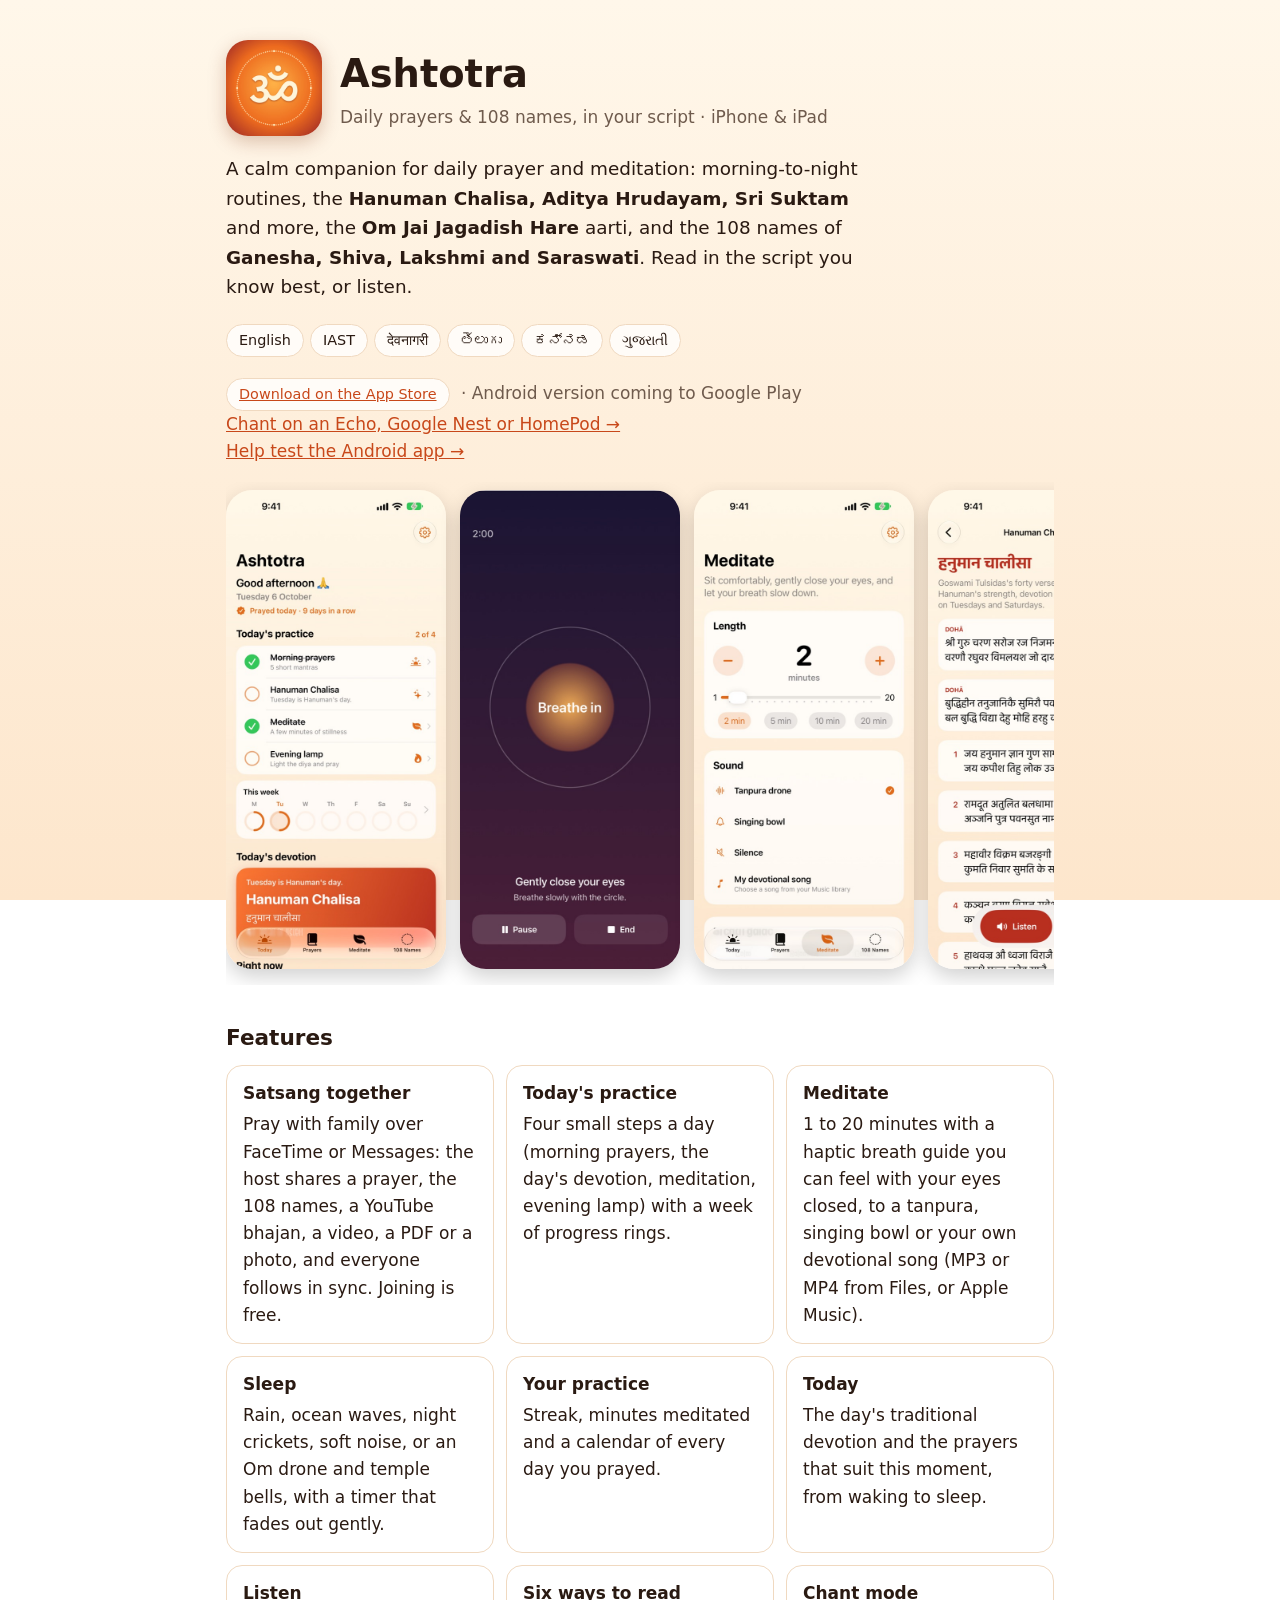
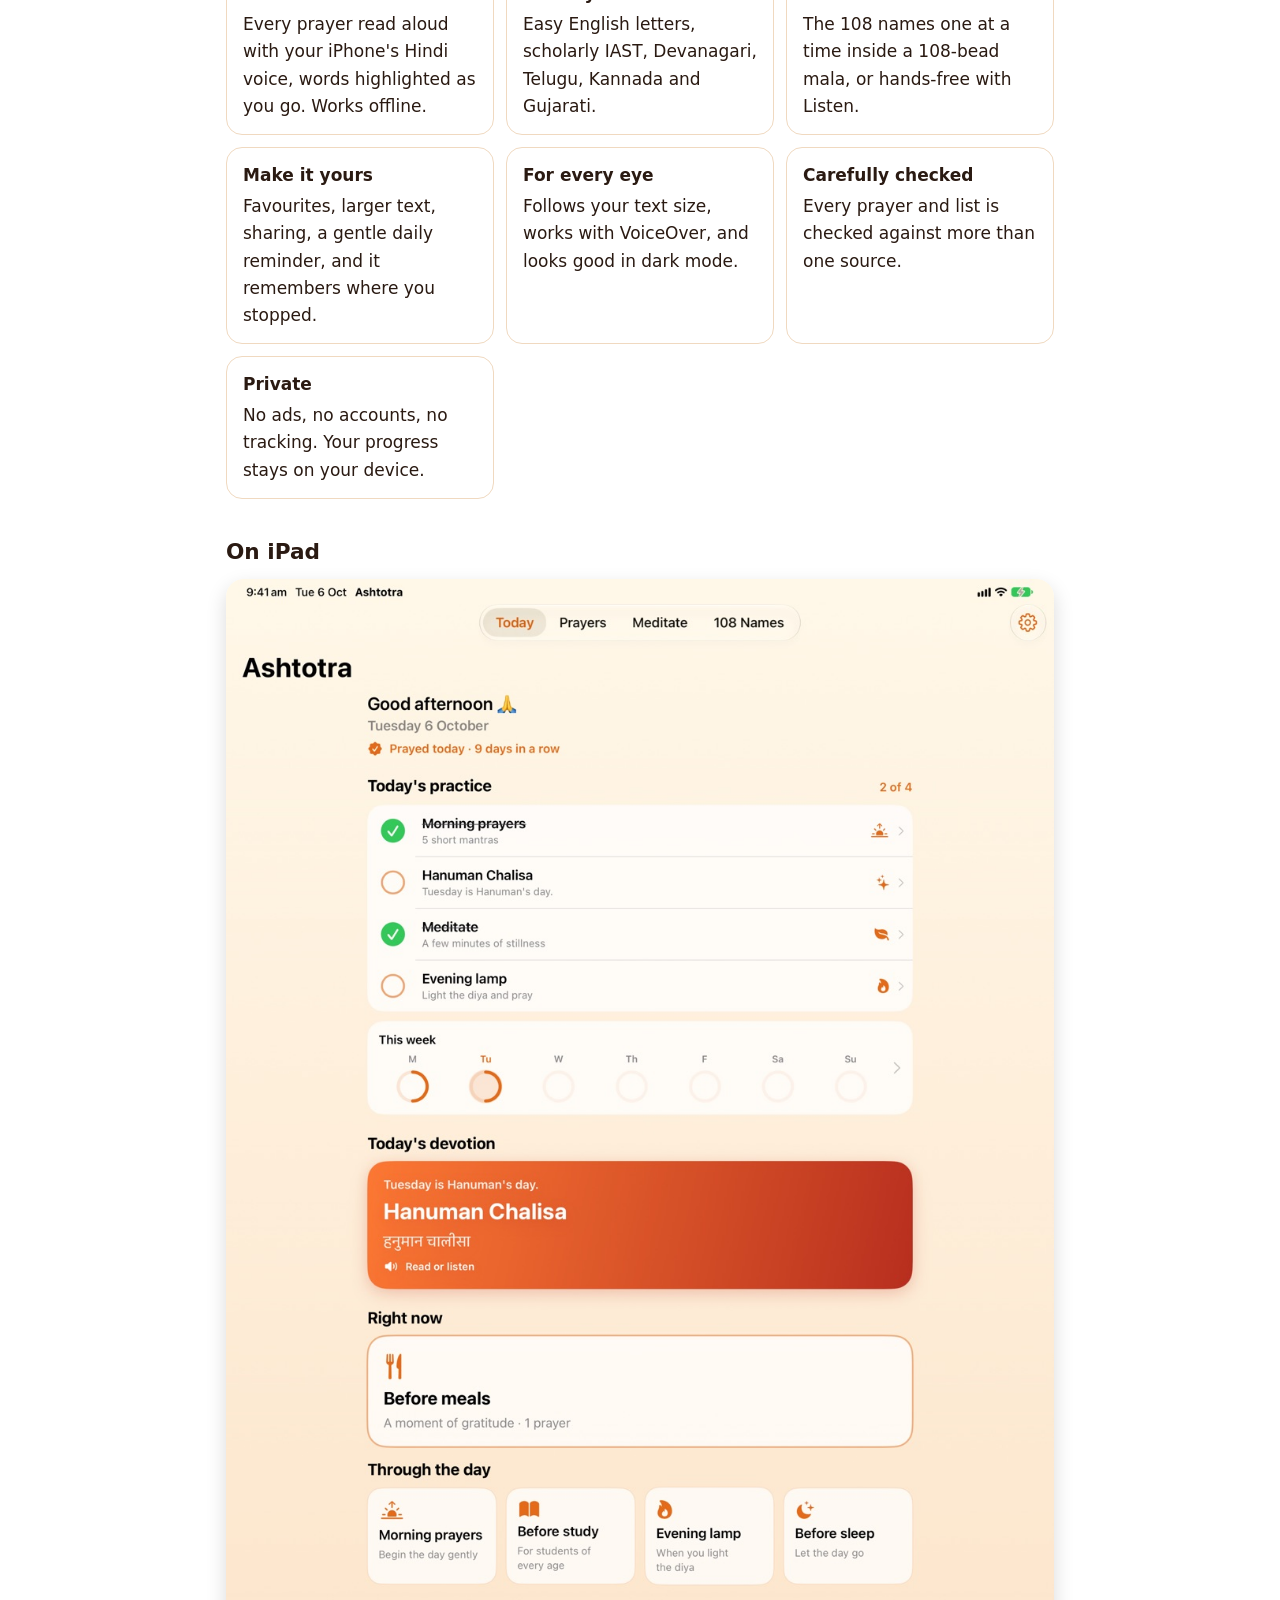
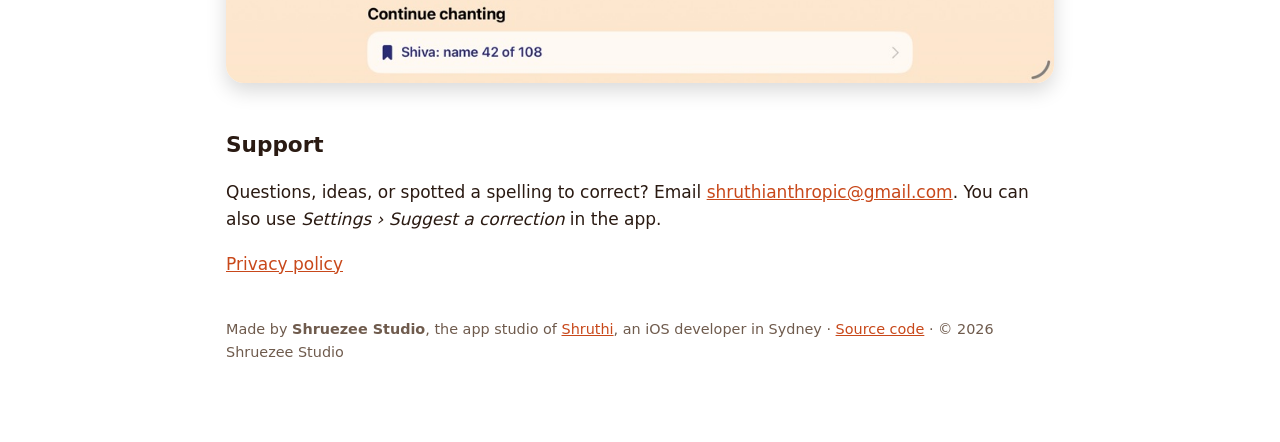
<file: index.html>
<!doctype html>
<html lang="en">
<head>
<meta charset="utf-8">
<meta name="viewport" content="width=device-width, initial-scale=1">
<title>Ashtotra – Daily Prayer &amp; Meditation</title>
<meta name="description" content="Ashtotra: daily Hindu prayers, Hanuman Chalisa, Aditya Hrudayam, aarti and the 108 names, in six scripts and read aloud. No ads, no tracking.">
<link rel="stylesheet" href="style.css">
</head>
<body>
<main>
  <div class="hero">
    <img src="images/app-icon.jpg" alt="Ashtotra app icon: a golden Om inside a ring of 108 beads">
    <div>
      <h1>Ashtotra</h1>
      <div class="sub">Daily prayers &amp; 108 names, in your script · iPhone &amp; iPad</div>
    </div>
  </div>
  <p class="lead">A calm companion for daily prayer and meditation: morning-to-night routines, the
  <b>Hanuman Chalisa, Aditya Hrudayam, Sri Suktam</b> and more, the <b>Om Jai Jagadish Hare</b> aarti, and the
  108 names of <b>Ganesha, Shiva, Lakshmi and Saraswati</b>. Read in the script you know best, or listen.</p>
  <span class="pill">English</span><span class="pill">IAST</span><span class="pill">देवनागरी</span><span class="pill">తెలుగు</span><span class="pill">ಕನ್ನಡ</span><span class="pill">ગુજરાતી</span>
  <p><a class="pill" href="https://apps.apple.com/au/app/ashtotra-daily-prayers/id1474584223"> Download on the App Store</a> <span class="soft">· Android version coming to Google Play</span><br><a href="home-speakers.html">Chant on an Echo, Google Nest or HomePod →</a><br><a href="testers.html">Help test the Android app →</a></p>

  <div class="shots">
    <img src="images/01-today.jpg" alt="Today: daily practice checklist and week of progress rings">
    <img src="images/02-meditation.jpg" alt="Meditation: gently close your eyes and breathe with the circle">
    <img src="images/03-meditate.jpg" alt="Choose 1 to 20 minutes, a sound and a breathing rhythm">
    <img src="images/04-hanuman-chalisa.jpg" alt="Hanuman Chalisa in Devanagari with a Listen button">
    <img src="images/05-your-practice.jpg" alt="Your practice: streak, minutes meditated and calendar">
    <img src="images/06-morning-prayers.jpg" alt="Morning prayers with meanings">
    <img src="images/07-chant-telugu.jpg" alt="Chant mode in Telugu with a ring of 108 beads">
  </div>

  <h2>Features</h2>
  <div class="grid">
    <div class="card"><b>Satsang together</b>Pray with family over FaceTime or Messages: the host shares a prayer, the 108 names, a YouTube bhajan, a video, a PDF or a photo, and everyone follows in sync. Joining is free.</div>
    <div class="card"><b>Today's practice</b>Four small steps a day (morning prayers, the day's devotion, meditation, evening lamp) with a week of progress rings.</div>
    <div class="card"><b>Meditate</b>1 to 20 minutes with a haptic breath guide you can feel with your eyes closed, to a tanpura, singing bowl or your own devotional song (MP3 or MP4 from Files, or Apple Music).</div>
    <div class="card"><b>Sleep</b>Rain, ocean waves, night crickets, soft noise, or an Om drone and temple bells, with a timer that fades out gently.</div>
    <div class="card"><b>Your practice</b>Streak, minutes meditated and a calendar of every day you prayed.</div>
    <div class="card"><b>Today</b>The day's traditional devotion and the prayers that suit this moment, from waking to sleep.</div>
    <div class="card"><b>Listen</b>Every prayer read aloud with your iPhone's Hindi voice, words highlighted as you go. Works offline.</div>
    <div class="card"><b>Six ways to read</b>Easy English letters, scholarly IAST, Devanagari, Telugu, Kannada and Gujarati.</div>
    <div class="card"><b>Chant mode</b>The 108 names one at a time inside a 108-bead mala, or hands-free with Listen.</div>
    <div class="card"><b>Make it yours</b>Favourites, larger text, sharing, a gentle daily reminder, and it remembers where you stopped.</div>
    <div class="card"><b>For every eye</b>Follows your text size, works with VoiceOver, and looks good in dark mode.</div>
    <div class="card"><b>Carefully checked</b>Every prayer and list is checked against more than one source.</div>
    <div class="card"><b>Private</b>No ads, no accounts, no tracking. Your progress stays on your device.</div>
  </div>

  <h2>On iPad</h2>
  <img class="wide" src="images/ipad-reader.jpg" alt="Today on iPad">

  <h2>Support</h2>
  <p>Questions, ideas, or spotted a spelling to correct? Email
  <a href="mailto:shruthianthropic@gmail.com?subject=Ashtotra">shruthianthropic@gmail.com</a>.
  You can also use <i>Settings › Suggest a correction</i> in the app.</p>
  <p><a href="privacy.html">Privacy policy</a></p>

  <p class="foot">Made by <b>Shruezee Studio</b>, the app studio of <a href="https://shruezee.github.io">Shruthi</a>, an iOS developer in Sydney ·
  <a href="https://github.com/shruezee/Ashtotra-App">Source code</a> · © 2026 Shruezee Studio</p>
</main>
</body>
</html>
</file>
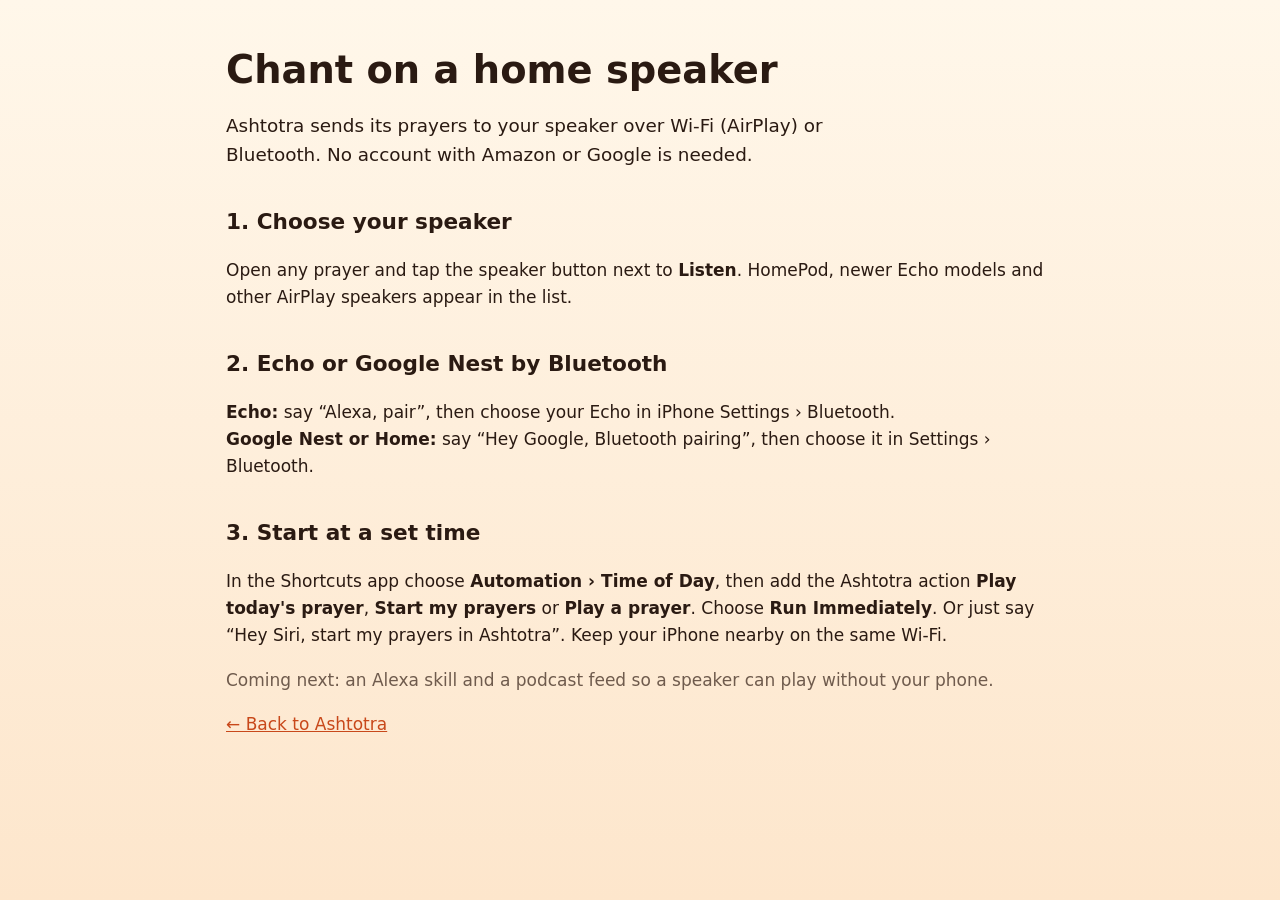
<file: home-speakers.html>
<!doctype html>
<html lang="en">
<head>
<meta charset="utf-8">
<meta name="viewport" content="width=device-width, initial-scale=1">
<title>Ashtotra on a home speaker – Echo, Google Nest, HomePod</title>
<meta name="description" content="Play Ashtotra prayers and chants on an Echo, Google Nest, HomePod or any Bluetooth speaker, and start them automatically at a set time.">
<link rel="stylesheet" href="style.css">
</head>
<body>
<main>
  <h1>Chant on a home speaker</h1>
  <p class="lead">Ashtotra sends its prayers to your speaker over Wi-Fi (AirPlay) or Bluetooth. No account with Amazon or Google is needed.</p>
  <h2>1. Choose your speaker</h2>
  <p>Open any prayer and tap the speaker button next to <b>Listen</b>. HomePod, newer Echo models and other AirPlay speakers appear in the list.</p>
  <h2>2. Echo or Google Nest by Bluetooth</h2>
  <p><b>Echo:</b> say “Alexa, pair”, then choose your Echo in iPhone Settings › Bluetooth.<br>
  <b>Google Nest or Home:</b> say “Hey Google, Bluetooth pairing”, then choose it in Settings › Bluetooth.</p>
  <h2>3. Start at a set time</h2>
  <p>In the Shortcuts app choose <b>Automation › Time of Day</b>, then add the Ashtotra action <b>Play today's prayer</b>, <b>Start my prayers</b> or <b>Play a prayer</b>. Choose <b>Run Immediately</b>. Or just say “Hey Siri, start my prayers in Ashtotra”. Keep your iPhone nearby on the same Wi-Fi.</p>
  <p class="soft">Coming next: an Alexa skill and a podcast feed so a speaker can play without your phone.</p>
  <p><a href="index.html">← Back to Ashtotra</a></p>
</main>
</body>
</html>
</file>
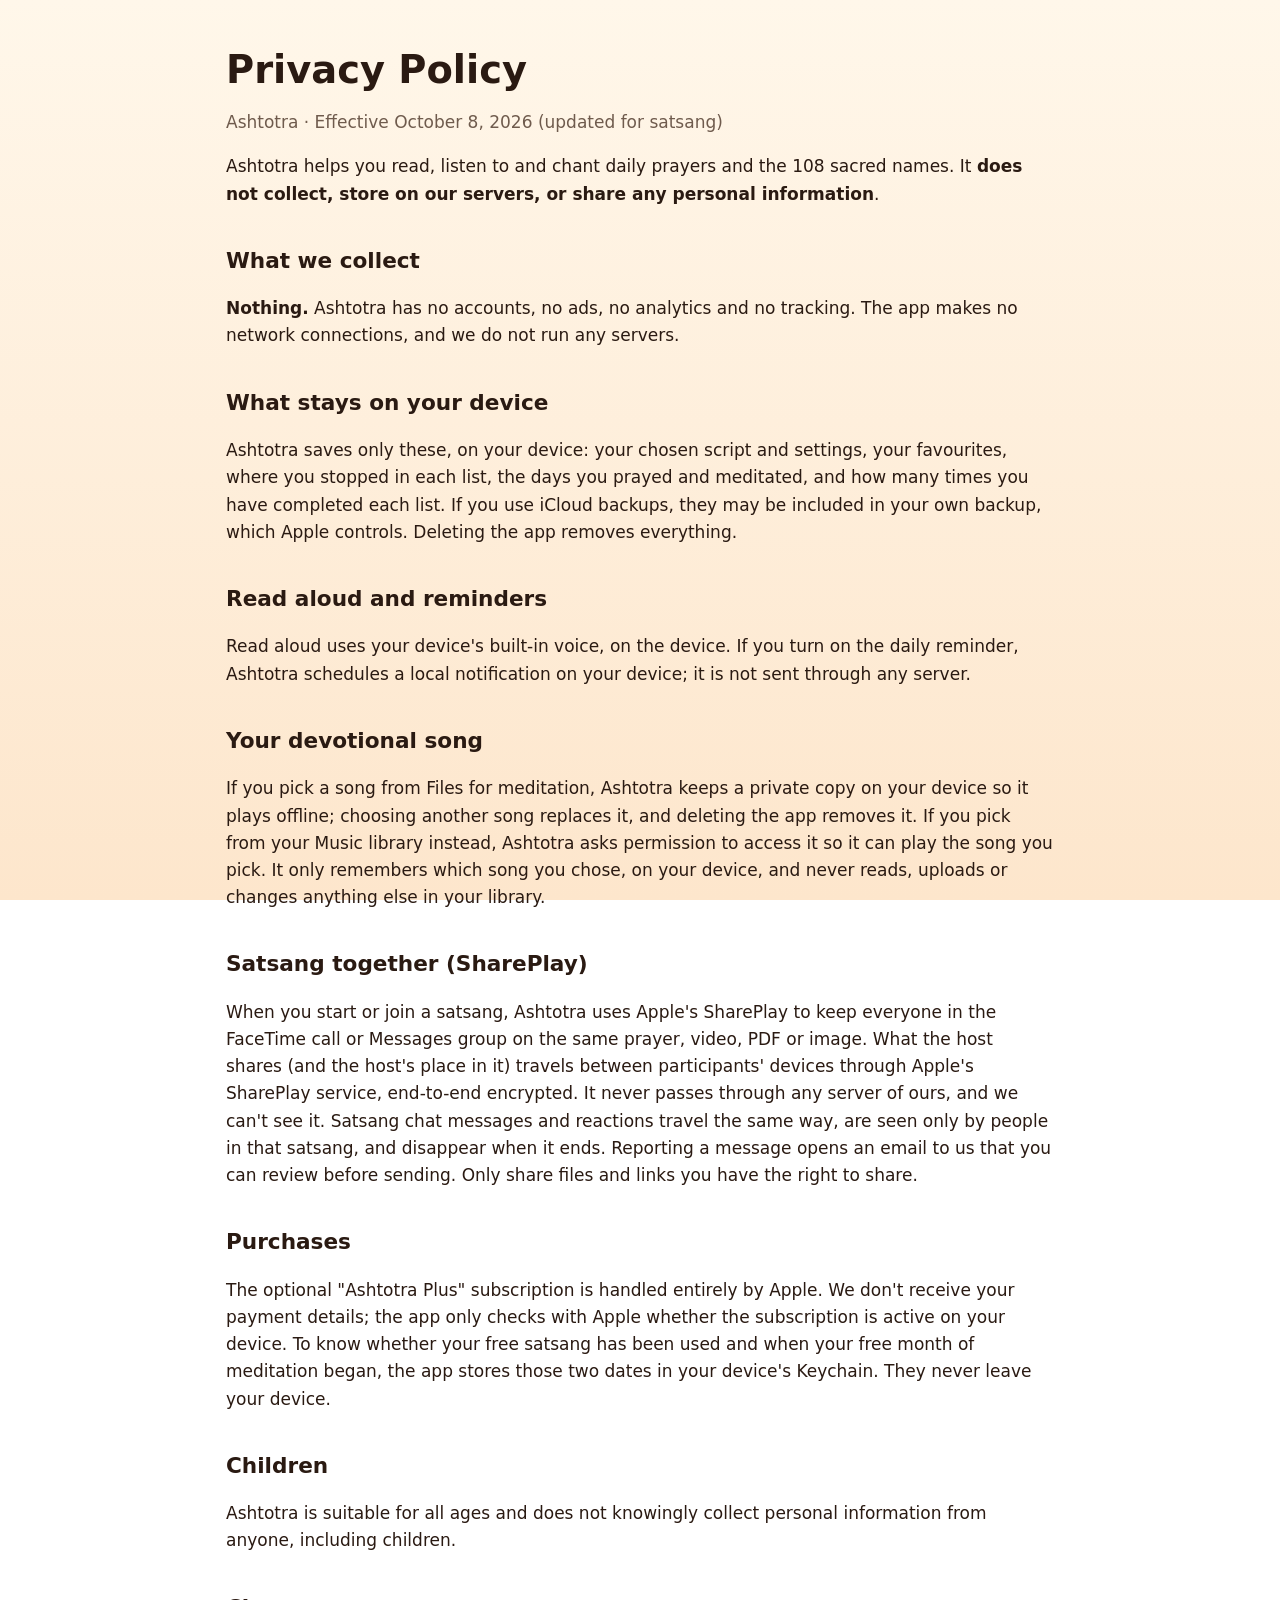
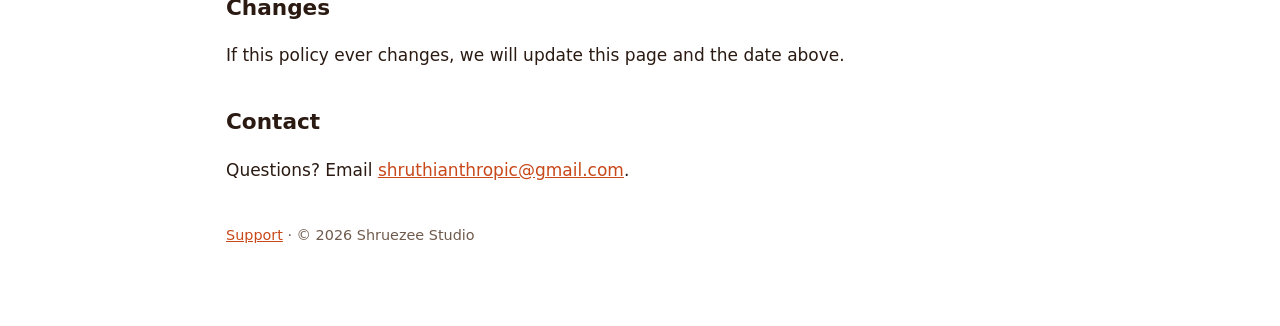
<file: privacy.html>
<!doctype html>
<html lang="en">
<head>
<meta charset="utf-8">
<meta name="viewport" content="width=device-width, initial-scale=1">
<title>Ashtotra – Privacy Policy</title>
<link rel="stylesheet" href="style.css">
</head>
<body>
<main>
  <h1>Privacy Policy</h1>
  <p class="sub">Ashtotra · Effective October 8, 2026 (updated for satsang)</p>

  <p>Ashtotra helps you read, listen to and chant daily prayers and the 108 sacred names. It <strong>does not collect, store
  on our servers, or share any personal information</strong>.</p>

  <h2>What we collect</h2>
  <p><strong>Nothing.</strong> Ashtotra has no accounts, no ads, no analytics and no tracking.
  The app makes no network connections, and we do not run any servers.</p>

  <h2>What stays on your device</h2>
  <p>Ashtotra saves only these, on your device: your chosen script and settings, your favourites, where you
  stopped in each list, the days you prayed and meditated, and how many times you have completed each list. If you use iCloud
  backups, they may be included in your own backup, which Apple controls. Deleting the app
  removes everything.</p>

  <h2>Read aloud and reminders</h2>
  <p>Read aloud uses your device's built-in voice, on the device. If you turn on the daily
  reminder, Ashtotra schedules a local notification on your device; it is not sent through
  any server.</p>

  <h2>Your devotional song</h2>
  <p>If you pick a song from Files for meditation, Ashtotra keeps a private copy on your device so it
  plays offline; choosing another song replaces it, and deleting the app removes it. If you pick from
  your Music library instead, Ashtotra asks permission to access it so it can play the song you pick. It only remembers which song you chose, on
  your device, and never reads, uploads or changes anything else in your library.</p>

  <h2>Satsang together (SharePlay)</h2>
  <p>When you start or join a satsang, Ashtotra uses Apple's SharePlay to keep everyone in the
  FaceTime call or Messages group on the same prayer, video, PDF or image. What the host shares
  (and the host's place in it) travels between participants' devices through Apple's SharePlay
  service, end-to-end encrypted. It never passes through any server of ours, and we can't see it.
  Satsang chat messages and reactions travel the same way, are seen only by people in that satsang, and disappear when it ends. Reporting a message opens an email to us that you can review before sending. Only share files and links you have the right to share.</p>

  <h2>Purchases</h2>
  <p>The optional "Ashtotra Plus" subscription is handled entirely by Apple. We don't receive your
  payment details; the app only checks with Apple whether the subscription is active on your device.
  To know whether your free satsang has been used and when your free month of meditation began, the app
  stores those two dates in your device's Keychain. They never leave your device.</p>

  <h2>Children</h2>
  <p>Ashtotra is suitable for all ages and does not knowingly collect personal information from
  anyone, including children.</p>

  <h2>Changes</h2>
  <p>If this policy ever changes, we will update this page and the date above.</p>

  <h2>Contact</h2>
  <p>Questions? Email <a href="mailto:shruthianthropic@gmail.com">shruthianthropic@gmail.com</a>.</p>

  <p class="foot"><a href="index.html">Support</a> · © 2026 Shruezee Studio</p>
</main>
</body>
</html>
</file>
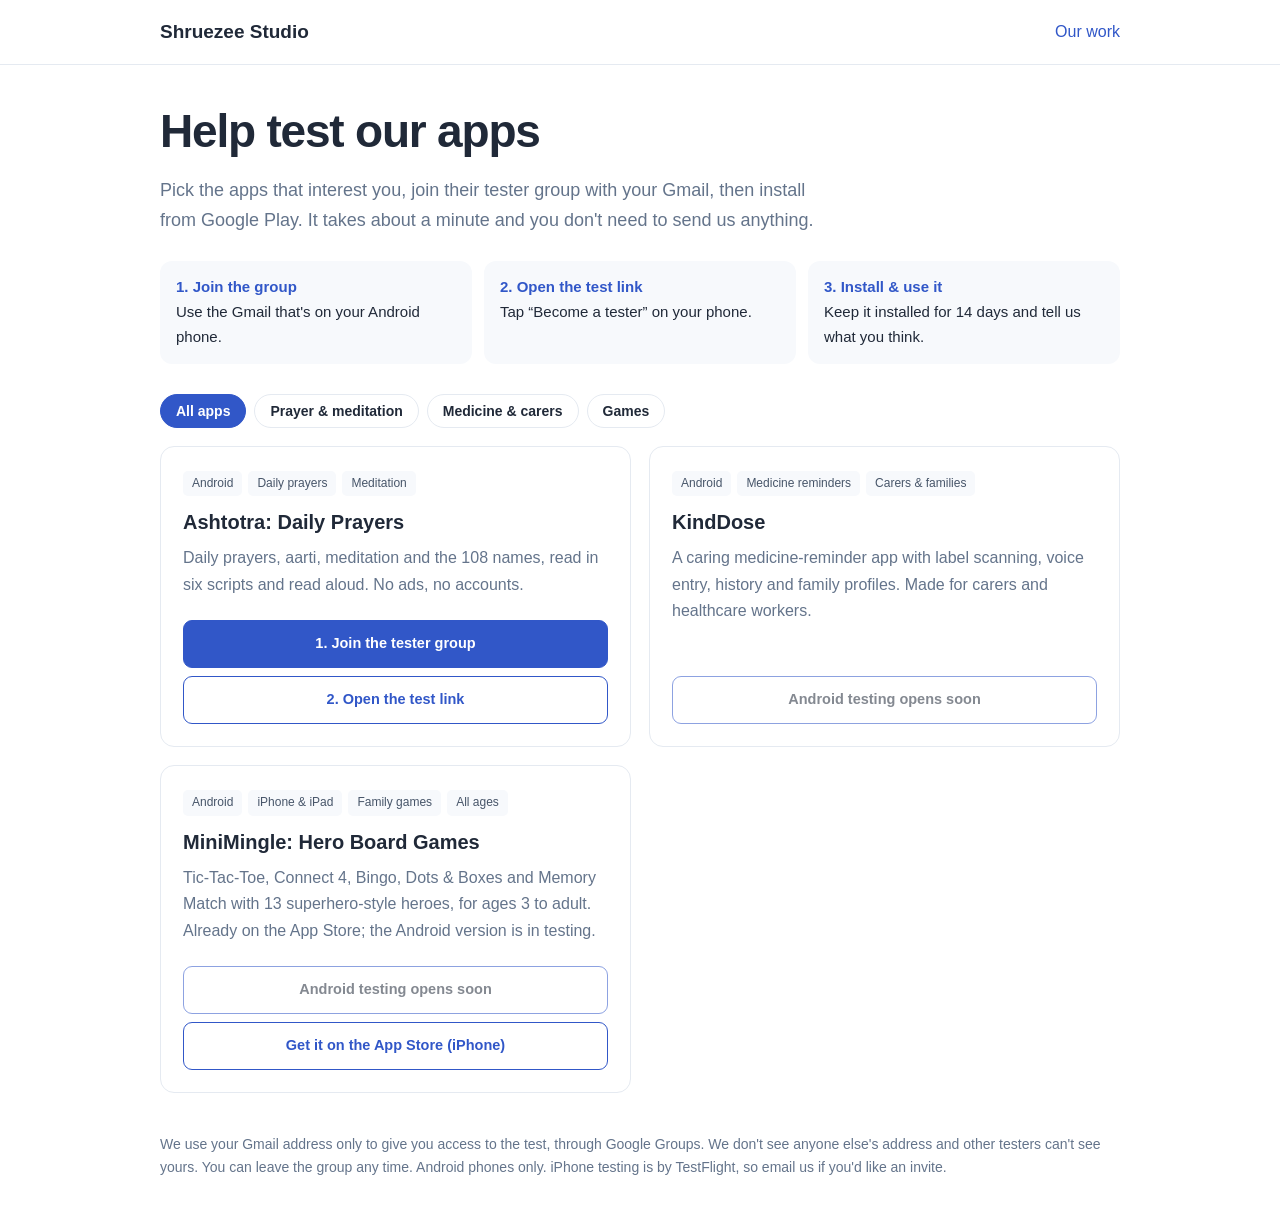
<file: test.html>
<!DOCTYPE html>
<html lang="en">
<head>
  <meta charset="UTF-8">
  <meta name="viewport" content="width=device-width, initial-scale=1.0">
  <meta name="description" content="Help test new apps from Shruezee Studio. Pick the apps you care about, join the tester group with your Gmail and install from Google Play.">
  <title>Test our apps | Shruezee Studio</title>
  <style>
    :root { --ink:#202938; --muted:#64748b; --accent:#3157c8; --line:#e5eaf1; --surface:#f7f9fc; }
    * { box-sizing: border-box; }
    body { margin:0; font-family:-apple-system,BlinkMacSystemFont,"Segoe UI",Roboto,sans-serif; color:var(--ink); background:#fff; line-height:1.65; }
    a { color:var(--accent); text-decoration:none; }
    a:hover { text-decoration:underline; }
    .container { width:min(960px,90%); margin:auto; }
    header { border-bottom:1px solid var(--line); }
    nav { min-height:64px; display:flex; justify-content:space-between; align-items:center; }
    .brand { font-size:19px; font-weight:750; color:var(--ink); }
    h1 { font-size:clamp(30px,5vw,46px); line-height:1.15; letter-spacing:-1.2px; margin:40px 0 10px; }
    .intro { color:var(--muted); font-size:18px; max-width:680px; }
    .steps { display:grid; grid-template-columns:repeat(3,1fr); gap:12px; margin:26px 0 8px; }
    .step { background:var(--surface); border-radius:12px; padding:14px 16px; font-size:15px; }
    .step b { display:block; color:var(--accent); }
    .chips { display:flex; flex-wrap:wrap; gap:8px; margin:30px 0 8px; }
    .chip { border:1px solid var(--line); background:#fff; color:var(--ink); padding:8px 15px; border-radius:999px; font-size:14px; font-weight:600; cursor:pointer; }
    .chip[aria-pressed="true"] { background:var(--accent); border-color:var(--accent); color:#fff; }
    .grid { display:grid; grid-template-columns:repeat(2,minmax(0,1fr)); gap:18px; margin:18px 0 40px; }
    .card { padding:22px; border:1px solid var(--line); border-radius:14px; background:#fff; display:flex; flex-direction:column; }
    .card h3 { margin:6px 0 6px; font-size:20px; }
    .card p { color:var(--muted); margin:0 0 14px; flex:1; }
    .tag { display:inline-block; padding:3px 9px; margin:0 6px 4px 0; border-radius:5px; background:var(--surface); color:#475569; font-size:12px; }
    .btn { display:block; text-align:center; padding:11px 16px; border-radius:9px; font-weight:650; font-size:14.5px; margin-top:8px; border:1px solid var(--accent); }
    .btn.primary { background:var(--accent); color:#fff; }
    .btn.off { opacity:.55; pointer-events:none; }
    .hide { display:none !important; }
    .note { color:var(--muted); font-size:14px; margin-bottom:50px; }
    @media (max-width:700px) { .grid, .steps { grid-template-columns:1fr; } }
  </style>
</head>
<body>
  <header><nav class="container"><a class="brand" href="index.html">Shruezee Studio</a><a href="index.html#work">Our work</a></nav></header>
  <main class="container">
    <h1>Help test our apps</h1>
    <p class="intro">Pick the apps that interest you, join their tester group with your Gmail, then install from Google Play. It takes about a minute and you don't need to send us anything.</p>

    <div class="steps">
      <div class="step"><b>1. Join the group</b>Use the Gmail that's on your Android phone.</div>
      <div class="step"><b>2. Open the test link</b>Tap “Become a tester” on your phone.</div>
      <div class="step"><b>3. Install &amp; use it</b>Keep it installed for 14 days and tell us what you think.</div>
    </div>

    <div class="chips" role="group" aria-label="Choose your interest">
      <button class="chip" data-filter="all" aria-pressed="true">All apps</button>
      <button class="chip" data-filter="prayer" aria-pressed="false">Prayer &amp; meditation</button>
      <button class="chip" data-filter="health" aria-pressed="false">Medicine &amp; carers</button>
      <button class="chip" data-filter="games" aria-pressed="false">Games</button>
    </div>

    <div class="grid" id="apps"></div>

    <p class="note">We use your Gmail address only to give you access to the test, through Google Groups. We don't see anyone else's address and other testers can't see yours. You can leave the group any time. Android phones only. iPhone testing is by TestFlight, so email us if you'd like an invite.</p>
  </main>

<script>
  // One entry per app. Fill in groupUrl once the Google Group exists and is set to "anyone can join".
  // optIn is the Play closed-testing link. For apps not ready yet, leave groupUrl empty.
  const APPS = [
    { topics: ["prayer"], tags: ["Android", "Daily prayers", "Meditation"],
      name: "Ashtotra: Daily Prayers",
      about: "Daily prayers, aarti, meditation and the 108 names, read in six scripts and read aloud. No ads, no accounts.",
      groupUrl: "https://groups.google.com/g/daily-prayer-and-meditation-app-testers",
      optIn: "https://play.google.com/apps/testing/com.shruezee.ashtotra" },
    { topics: ["health"], tags: ["Android", "Medicine reminders", "Carers & families"],
      name: "KindDose",
      about: "A caring medicine-reminder app with label scanning, voice entry, history and family profiles. Made for carers and healthcare workers.",
      groupUrl: "",
      optIn: "https://play.google.com/apps/testing/com.shruezee.kinddose" },
    { topics: ["games"], tags: ["Android", "iPhone &amp; iPad", "Family games", "All ages"],
      name: "MiniMingle: Hero Board Games",
      about: "Tic-Tac-Toe, Connect 4, Bingo, Dots &amp; Boxes and Memory Match with 13 superhero-style heroes, for ages 3 to adult. Already on the App Store; the Android version is in testing.",
      groupUrl: "",
      optIn: "https://play.google.com/apps/testing/com.shruezee.minimingle",
      storeUrl: "https://apps.apple.com/app/id6818020829" }
  ];

  const grid = document.getElementById("apps");
  APPS.forEach((a) => {
    const el = document.createElement("article");
    el.className = "card"; el.dataset.topics = a.topics.join(" ");
    let buttons;
    if (a.groupUrl) {
      buttons = `<a class="btn primary" href="${a.groupUrl}">1. Join the tester group</a>
                 <a class="btn" href="${a.optIn}">2. Open the test link</a>`;
    } else {
      buttons = `<span class="btn off">Android testing opens soon</span>`;
    }
    if (a.storeUrl) buttons += `<a class="btn" href="${a.storeUrl}">Get it on the App Store (iPhone)</a>`;
    el.innerHTML = `<div>${a.tags.map(t => `<span class="tag">${t}</span>`).join("")}</div>
                    <h3>${a.name}</h3><p>${a.about}</p>${buttons}`;
    grid.appendChild(el);
  });

  document.querySelectorAll(".chip").forEach((chip) => chip.addEventListener("click", () => {
    document.querySelectorAll(".chip").forEach((c) => c.setAttribute("aria-pressed", c === chip));
    const f = chip.dataset.filter;
    document.querySelectorAll("#apps .card").forEach((card) =>
      card.classList.toggle("hide", f !== "all" && !card.dataset.topics.split(" ").includes(f)));
  }));
</script>
</body>
</html>
</file>
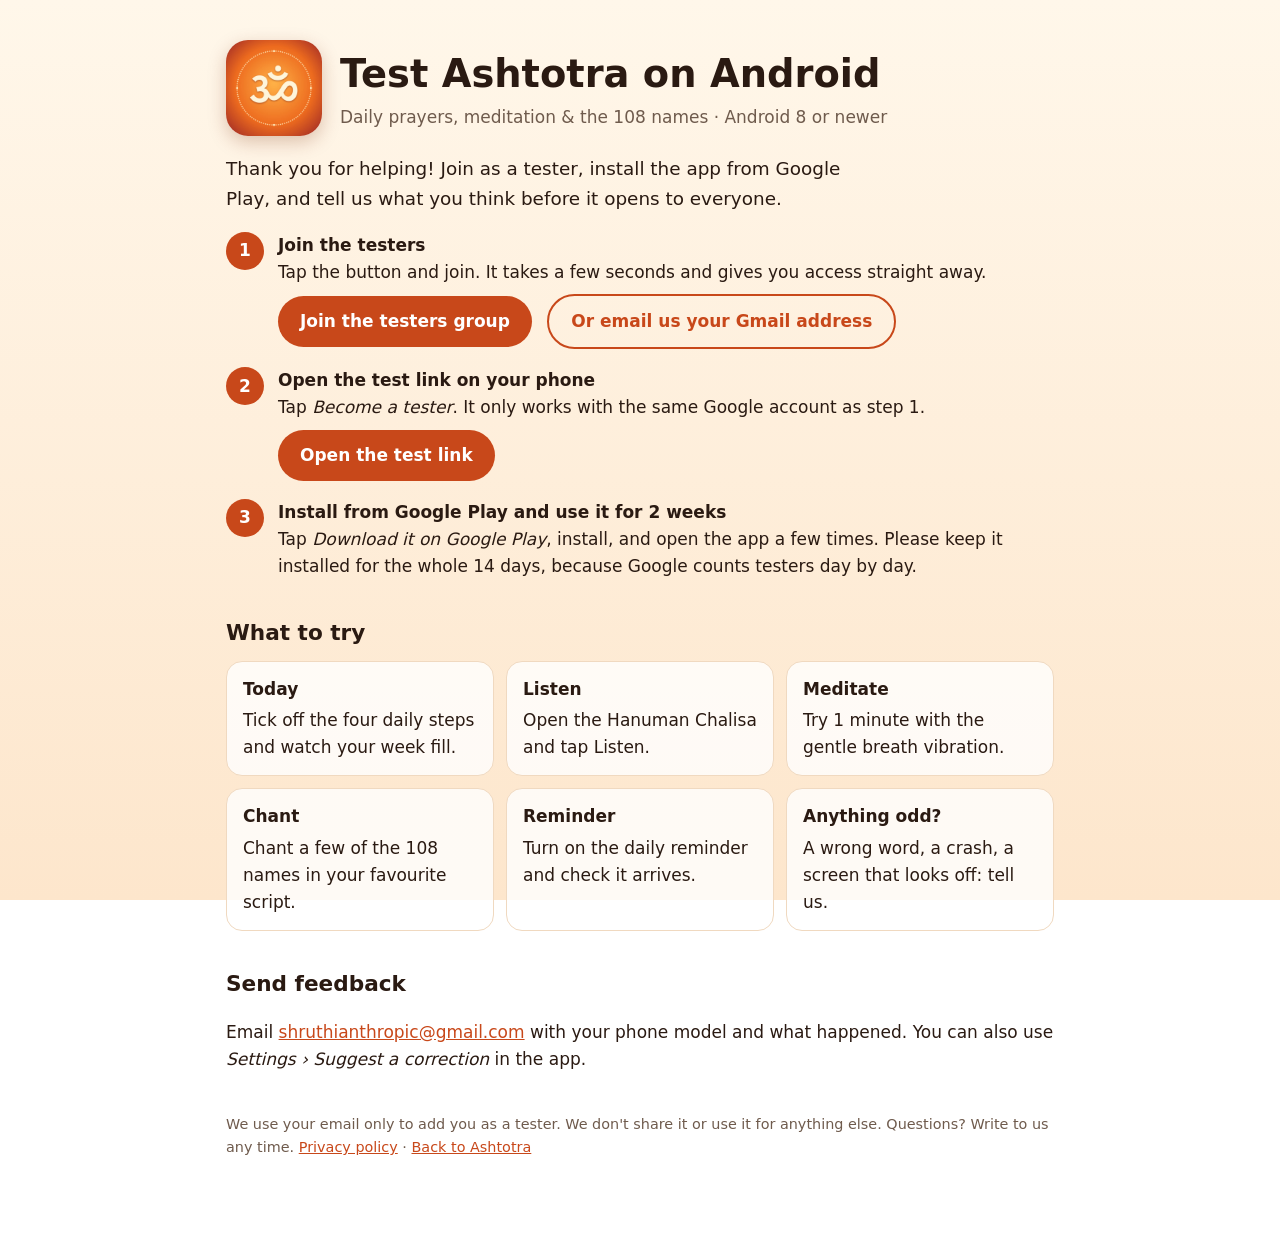
<file: testers.html>
<!doctype html>
<html lang="en">
<head>
<meta charset="utf-8">
<meta name="viewport" content="width=device-width, initial-scale=1">
<title>Test Ashtotra on Android – join the testers</title>
<meta name="description" content="Help test Ashtotra: Daily Prayers on Android. Join the testers group, open the test link and install from Google Play.">
<link rel="stylesheet" href="style.css">
<style>
  .step { display:flex; gap:14px; align-items:flex-start; margin:18px 0; }
  .num { flex:0 0 38px; height:38px; border-radius:50%; background:var(--accent); color:#fff; font-weight:700; display:flex; align-items:center; justify-content:center; }
  .btn { display:inline-block; background:var(--accent); color:#fff; text-decoration:none; font-weight:600; padding:12px 22px; border-radius:999px; margin:8px 10px 0 0; }
  .btn.alt { background:transparent; color:var(--accent); border:2px solid var(--accent); }
  .hidden { display:none; }
</style>
</head>
<body>
<main>
  <div class="hero">
    <img src="images/app-icon.jpg" alt="Ashtotra app icon: a golden Om inside a ring of 108 beads">
    <div>
      <h1>Test Ashtotra on Android</h1>
      <div class="sub">Daily prayers, meditation &amp; the 108 names · Android 8 or newer</div>
    </div>
  </div>
  <p class="lead">Thank you for helping! Join as a tester, install the app from Google Play, and tell us what you think before it opens to everyone.</p>

  <div class="step">
    <div class="num">1</div>
    <div>
      <b>Join the testers</b><br>
      <span id="joinText">Use the Google account you use on your Android phone (usually Gmail).</span><br>
      <a id="joinGroup" class="btn hidden" href="#">Join the testers group</a>
      <a id="joinEmail" class="btn" href="mailto:shruthianthropic@gmail.com?subject=Ashtotra%20Android%20tester&amp;body=Please%20add%20me%20as%20an%20Ashtotra%20Android%20tester.%0A%0AMy%20Gmail%20address%3A%20">Email us your Gmail address</a>
    </div>
  </div>

  <div class="step">
    <div class="num">2</div>
    <div>
      <b>Open the test link on your phone</b><br>
      Tap <i>Become a tester</i>. It only works with the same Google account as step 1.<br>
      <a id="optIn" class="btn" href="https://play.google.com/apps/testing/com.shruezee.ashtotra">Open the test link</a>
    </div>
  </div>

  <div class="step">
    <div class="num">3</div>
    <div>
      <b>Install from Google Play and use it for 2 weeks</b><br>
      Tap <i>Download it on Google Play</i>, install, and open the app a few times. Please keep it installed for the whole 14 days, because Google counts testers day by day.
    </div>
  </div>

  <h2>What to try</h2>
  <div class="grid">
    <div class="card"><b>Today</b>Tick off the four daily steps and watch your week fill.</div>
    <div class="card"><b>Listen</b>Open the Hanuman Chalisa and tap Listen.</div>
    <div class="card"><b>Meditate</b>Try 1 minute with the gentle breath vibration.</div>
    <div class="card"><b>Chant</b>Chant a few of the 108 names in your favourite script.</div>
    <div class="card"><b>Reminder</b>Turn on the daily reminder and check it arrives.</div>
    <div class="card"><b>Anything odd?</b>A wrong word, a crash, a screen that looks off: tell us.</div>
  </div>

  <h2>Send feedback</h2>
  <p>Email <a href="mailto:shruthianthropic@gmail.com?subject=Ashtotra%20Android%20feedback">shruthianthropic@gmail.com</a> with your phone model and what happened. You can also use <i>Settings › Suggest a correction</i> in the app.</p>

  <p class="foot">We use your email only to add you as a tester. We don't share it or use it for anything else. Questions? Write to us any time. <a href="privacy.html">Privacy policy</a> · <a href="index.html">Back to Ashtotra</a></p>
</main>
<script>
  // Set these once the Google Group and the Play testing track exist (see android/TESTING.md).
  const GROUP_URL = "https://groups.google.com/g/daily-prayer-and-meditation-app-testers";   // e.g. "https://groups.google.com/g/ashtotra-testers"
  if (GROUP_URL) {
    const g = document.getElementById("joinGroup");
    g.href = GROUP_URL; g.classList.remove("hidden");
    const e = document.getElementById("joinEmail");
    e.classList.add("alt"); e.textContent = "Or email us your Gmail address";
    document.getElementById("joinText").textContent = "Tap the button and join. It takes a few seconds and gives you access straight away.";
  }
</script>
</body>
</html>
</file>
<file: style.css>
:root { --bg:#fff7ea; --bg2:#fde6cc; --ink:#2a1a12; --soft:#6f5b4d; --accent:#c8481a; --card:#ffffffcc; --line:#f0d9c0; }
@media (prefers-color-scheme: dark) { :root { --bg:#1c141e; --bg2:#2b1a29; --ink:#f6ece4; --soft:#c4b3a6; --accent:#ffb07a; --card:#ffffff14; --line:#3a2a36; } }
* { box-sizing: border-box; }
body { margin:0; color:var(--ink); background:linear-gradient(var(--bg), var(--bg2)) fixed; font:17px/1.6 -apple-system, system-ui, sans-serif; }
main { max-width: 860px; margin: 0 auto; padding: 40px 16px 64px; }
h1 { font-size: 2.4rem; line-height:1.15; margin: 8px 0; }
h2 { font-size: 1.35rem; margin: 36px 0 10px; }
a { color: var(--accent); }
.sub, .soft { color: var(--soft); }
.hero { display:flex; gap:18px; align-items:center; flex-wrap:wrap; }
.hero img { width:96px; height:96px; border-radius:22px; box-shadow:0 6px 18px rgba(120,40,0,.25); }
.lead { font-size:1.15rem; max-width:640px; }
.pill { display:inline-block; background:var(--card); border:1px solid var(--line); border-radius:999px; padding:4px 12px; font-size:.9rem; margin:4px 6px 0 0; }
.shots { display:flex; gap:14px; overflow-x:auto; padding:8px 2px 16px; scroll-snap-type:x mandatory; }
.shots img { width:220px; flex:0 0 auto; border-radius:26px; box-shadow:0 8px 20px rgba(0,0,0,.18); scroll-snap-align:start; }
.grid { display:grid; grid-template-columns:repeat(auto-fit, minmax(230px,1fr)); gap:12px; }
.card { background:var(--card); border:1px solid var(--line); border-radius:16px; padding:14px 16px; }
.card b { display:block; margin-bottom:4px; }
.wide { width:100%; border-radius:18px; box-shadow:0 8px 20px rgba(0,0,0,.15); }
.foot { margin-top:40px; color:var(--soft); font-size:.9rem; }
</file>
